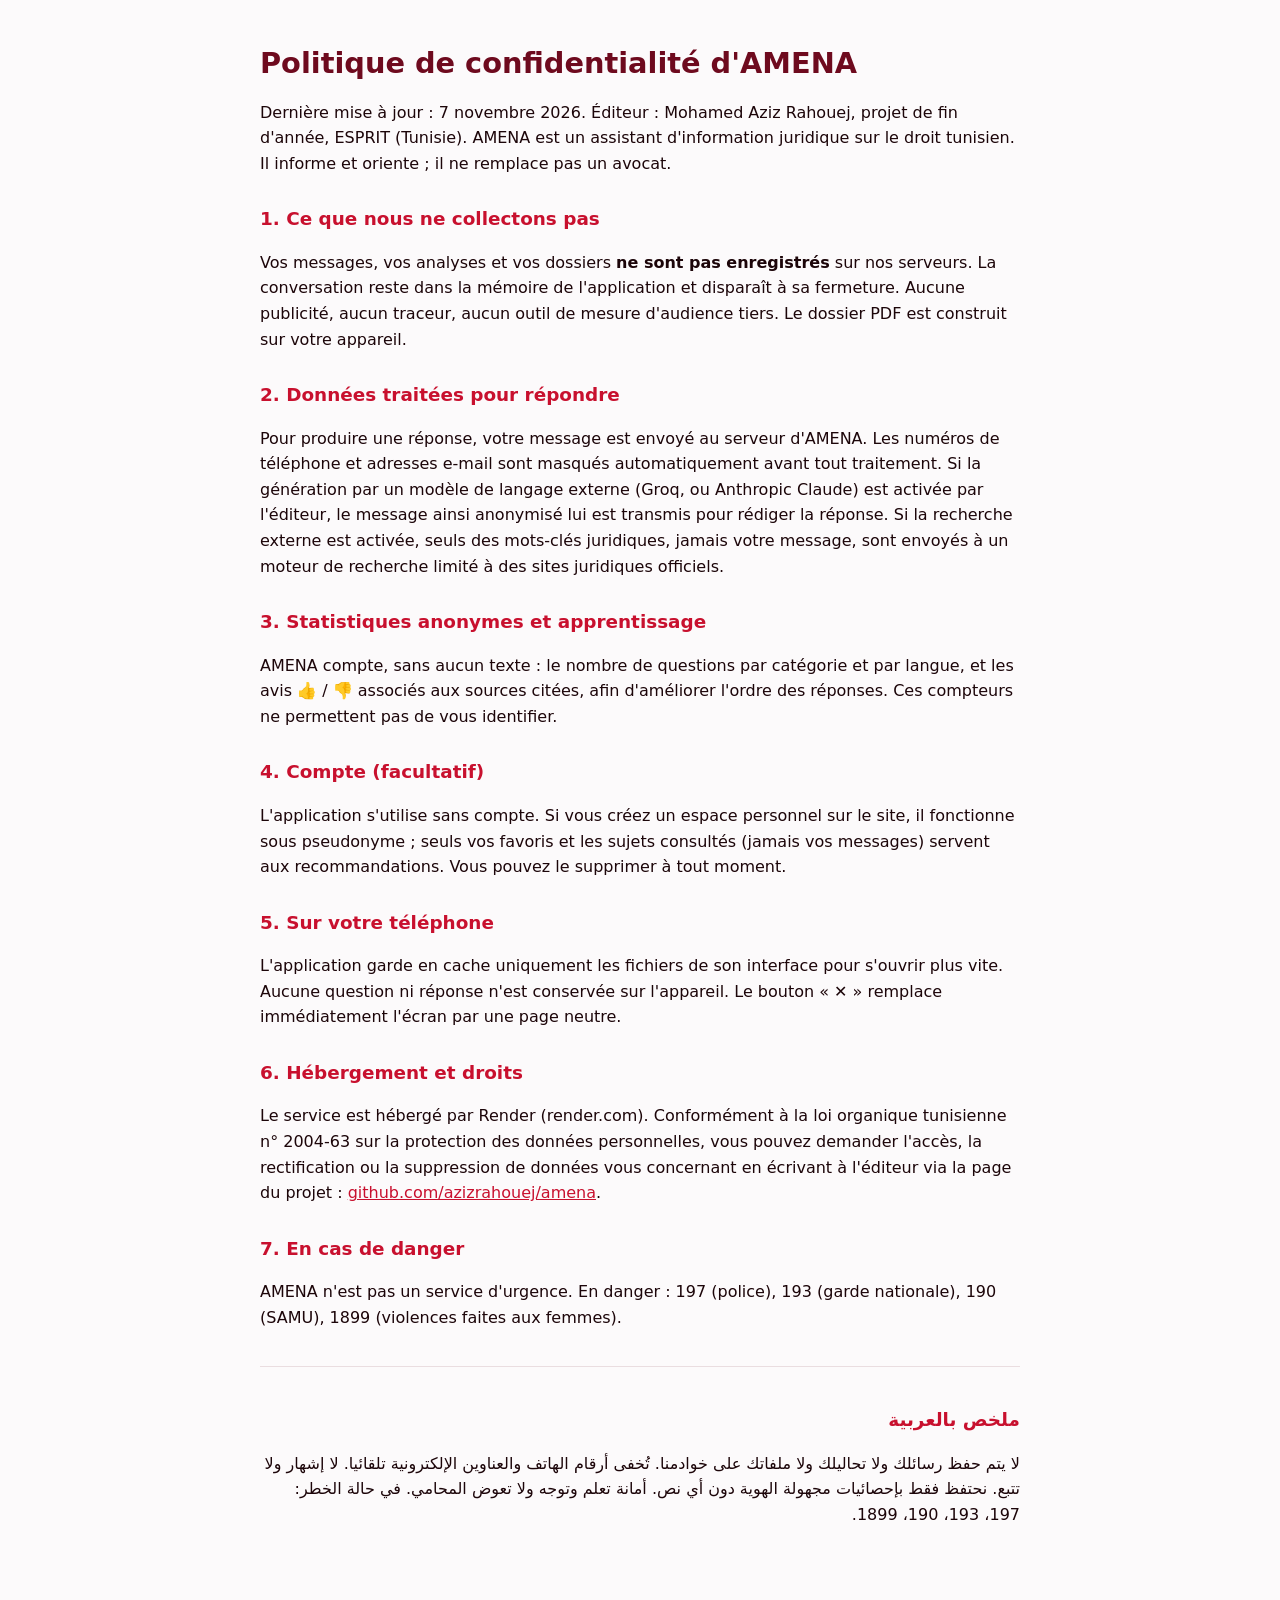
<file: mobile/confidentialite.html>
<!doctype html>
<html lang="fr">
<head>
  <meta charset="utf-8">
  <meta name="viewport" content="width=device-width, initial-scale=1">
  <title>AMENA · Politique de confidentialité</title>
  <style>
    body { margin: 0; font: 16px/1.6 system-ui, -apple-system, "Segoe UI", Roboto, sans-serif; background: #fcfafb; color: #1c0509; }
    main { max-width: 760px; margin: 0 auto; padding: 28px 18px 60px; }
    h1 { color: #6e0a1e; font-size: 1.8rem; line-height: 1.15; }
    h2 { color: #c8102e; font-size: 1.15rem; margin-top: 28px; }
    a { color: #c8102e; }
    .ar { direction: rtl; text-align: right; border-top: 1px solid #eadde0; margin-top: 36px; padding-top: 10px; }
    @media (prefers-color-scheme: dark) { body { background: #140306; color: #fcfafb; } h1 { color: #ff9fb2; } }
  </style>
</head>
<body>
<main>
  <h1>Politique de confidentialité d'AMENA</h1>
  <p>Dernière mise à jour : 7 novembre 2026. Éditeur : Mohamed Aziz Rahouej, projet de fin d'année, ESPRIT (Tunisie).
     AMENA est un assistant d'information juridique sur le droit tunisien. Il informe et oriente ; il ne remplace pas un avocat.</p>

  <h2>1. Ce que nous ne collectons pas</h2>
  <p>Vos messages, vos analyses et vos dossiers <strong>ne sont pas enregistrés</strong> sur nos serveurs. La conversation reste
     dans la mémoire de l'application et disparaît à sa fermeture. Aucune publicité, aucun traceur, aucun outil de mesure d'audience
     tiers. Le dossier PDF est construit sur votre appareil.</p>

  <h2>2. Données traitées pour répondre</h2>
  <p>Pour produire une réponse, votre message est envoyé au serveur d'AMENA. Les numéros de téléphone et adresses e-mail sont masqués
     automatiquement avant tout traitement. Si la génération par un modèle de langage externe (Groq, ou Anthropic Claude) est activée par
     l'éditeur, le message ainsi anonymisé lui est transmis pour rédiger la réponse. Si la recherche externe est activée, seuls des
     mots-clés juridiques, jamais votre message, sont envoyés à un moteur de recherche limité à des sites juridiques officiels.</p>

  <h2>3. Statistiques anonymes et apprentissage</h2>
  <p>AMENA compte, sans aucun texte : le nombre de questions par catégorie et par langue, et les avis 👍 / 👎 associés aux sources
     citées, afin d'améliorer l'ordre des réponses. Ces compteurs ne permettent pas de vous identifier.</p>

  <h2>4. Compte (facultatif)</h2>
  <p>L'application s'utilise sans compte. Si vous créez un espace personnel sur le site, il fonctionne sous pseudonyme ; seuls vos
     favoris et les sujets consultés (jamais vos messages) servent aux recommandations. Vous pouvez le supprimer à tout moment.</p>

  <h2>5. Sur votre téléphone</h2>
  <p>L'application garde en cache uniquement les fichiers de son interface pour s'ouvrir plus vite. Aucune question ni réponse n'est
     conservée sur l'appareil. Le bouton « ✕ » remplace immédiatement l'écran par une page neutre.</p>

  <h2>6. Hébergement et droits</h2>
  <p>Le service est hébergé par Render (render.com). Conformément à la loi organique tunisienne n° 2004-63 sur la protection des données
     personnelles, vous pouvez demander l'accès, la rectification ou la suppression de données vous concernant en écrivant à l'éditeur
     via la page du projet : <a href="https://github.com/azizrahouej/amena">github.com/azizrahouej/amena</a>.</p>

  <h2>7. En cas de danger</h2>
  <p>AMENA n'est pas un service d'urgence. En danger : 197 (police), 193 (garde nationale), 190 (SAMU), 1899 (violences faites aux femmes).</p>

  <div class="ar" lang="ar">
    <h2>ملخص بالعربية</h2>
    <p>لا يتم حفظ رسائلك ولا تحاليلك ولا ملفاتك على خوادمنا. تُخفى أرقام الهاتف والعناوين الإلكترونية تلقائيا. لا إشهار ولا تتبع.
       نحتفظ فقط بإحصائيات مجهولة الهوية دون أي نص. أمانة تعلم وتوجه ولا تعوض المحامي. في حالة الخطر: 197، 193، 190، 1899.</p>
  </div>
</main>
</body>
</html>
</file>
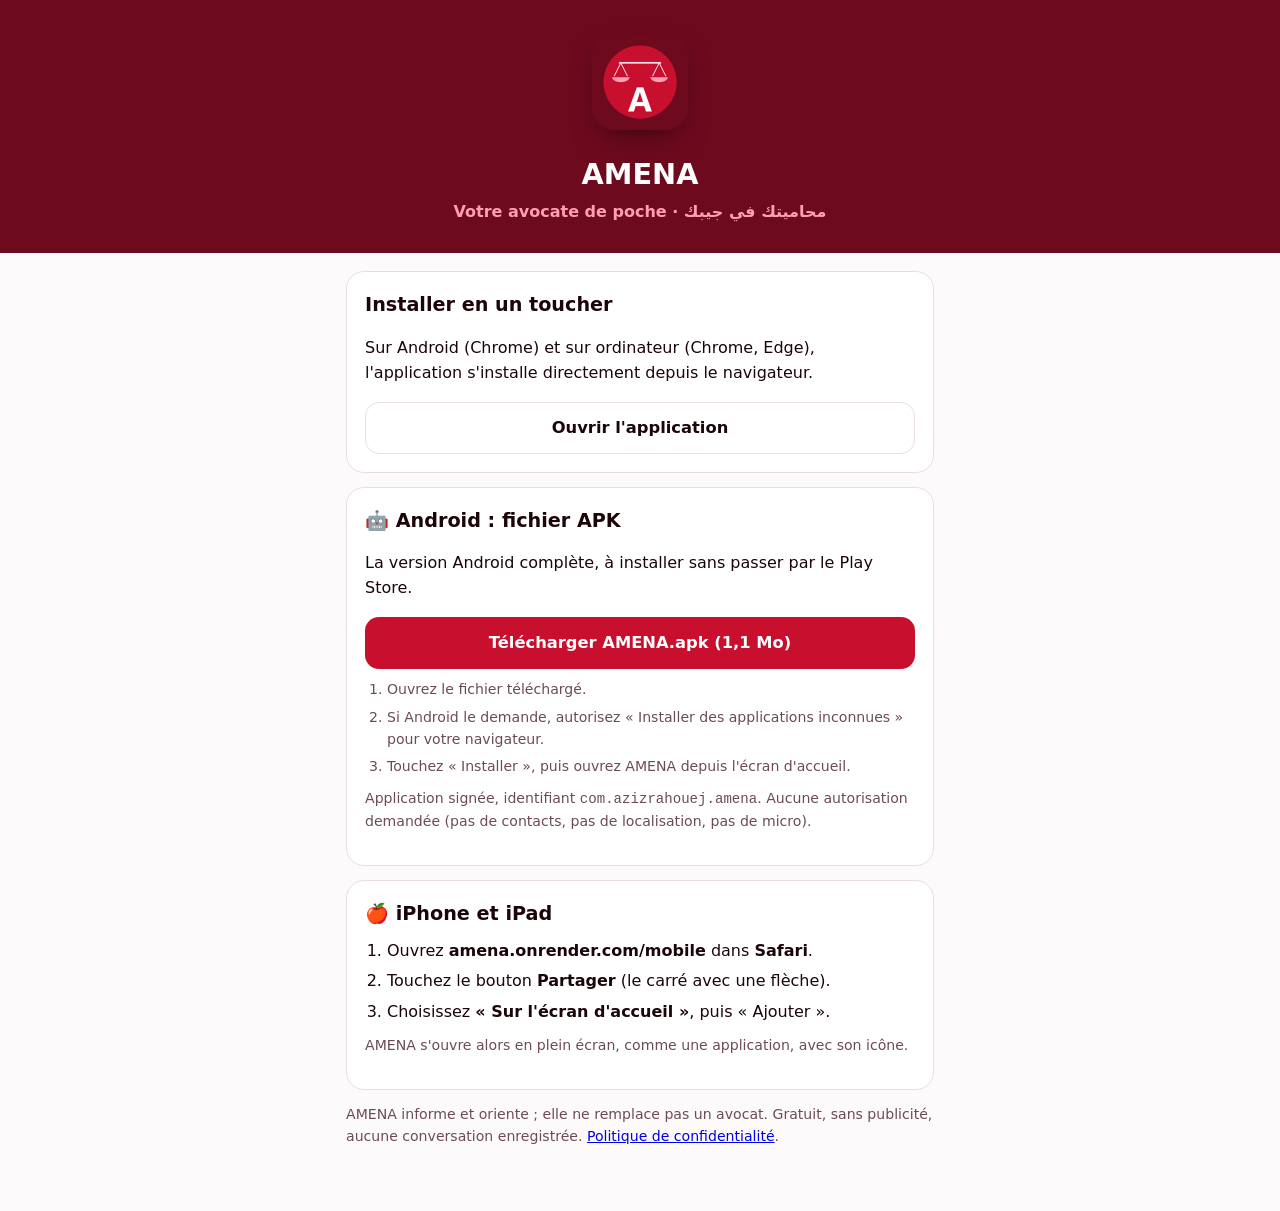
<file: mobile/telecharger.html>
<!doctype html>
<html lang="fr">
<head>
  <meta charset="utf-8">
  <meta name="viewport" content="width=device-width, initial-scale=1">
  <meta name="theme-color" content="#6e0a1e">
  <title>Installer AMENA</title>
  <link rel="icon" href="icones/icone-192.png">
  <style>
    :root { --vin: #6e0a1e; --rouge: #c8102e; --rose: #ff9fb2; --fond: #fcfafb; --carte: #fff; --texte: #1c0509; --texte-2: #6d4b53; --trait: #eadde0; }
    @media (prefers-color-scheme: dark) { :root { --fond: #140306; --carte: #22070d; --texte: #fcfafb; --texte-2: #cfaab2; --trait: #3a1019; } }
    * { box-sizing: border-box; }
    body { margin: 0; font: 16px/1.55 system-ui, -apple-system, "Segoe UI", Roboto, sans-serif; background: var(--fond); color: var(--texte); }
    header { background: var(--vin); color: #fff; padding: 34px 20px 28px; text-align: center; }
    header img { width: 96px; height: 96px; border-radius: 22px; box-shadow: 0 12px 30px -12px rgba(0,0,0,.6); }
    header h1 { margin: 14px 0 4px; font-size: 1.8rem; }
    header p { margin: 0; color: var(--rose); font-weight: 600; }
    main { max-width: 620px; margin: 0 auto; padding: 18px 16px 50px; }
    .carte { background: var(--carte); border: 1px solid var(--trait); border-radius: 18px; padding: 18px; margin-bottom: 14px; }
    .carte h2 { margin: 0 0 8px; font-size: 1.2rem; }
    .bouton { display: flex; align-items: center; justify-content: center; gap: 8px; min-height: 52px; border-radius: 14px; border: 0;
      background: var(--rouge); color: #fff; font-weight: 700; font-size: 1.02rem; text-decoration: none; width: 100%; cursor: pointer; }
    .bouton.contour { background: none; color: var(--texte); border: 1.5px solid var(--trait); margin-top: 8px; }
    ol { padding-inline-start: 22px; margin: 10px 0 0; }
    li { margin-bottom: 6px; }
    small, .note { color: var(--texte-2); }
    .note { font-size: .88rem; margin-top: 10px; }
    #installer { display: none; }
  </style>
</head>
<body>
  <header>
    <img src="icones/icone-192.png" alt="">
    <h1>AMENA</h1>
    <p>Votre avocate de poche · محاميتك في جيبك</p>
  </header>
  <main>
    <section class="carte" id="carte-installer">
      <h2>Installer en un toucher</h2>
      <p>Sur Android (Chrome) et sur ordinateur (Chrome, Edge), l'application s'installe directement depuis le navigateur.</p>
      <button class="bouton" id="installer">📲 Installer AMENA</button>
      <a class="bouton contour" href="./">Ouvrir l'application</a>
    </section>

    <section class="carte">
      <h2>🤖 Android : fichier APK</h2>
      <p>La version Android complète, à installer sans passer par le Play Store.</p>
      <a class="bouton" href="AMENA.apk" download>Télécharger AMENA.apk (1,1 Mo)</a>
      <ol class="note">
        <li>Ouvrez le fichier téléchargé.</li>
        <li>Si Android le demande, autorisez « Installer des applications inconnues » pour votre navigateur.</li>
        <li>Touchez « Installer », puis ouvrez AMENA depuis l'écran d'accueil.</li>
      </ol>
      <p class="note">Application signée, identifiant <code>com.azizrahouej.amena</code>. Aucune autorisation demandée (pas de contacts, pas de localisation, pas de micro).</p>
    </section>

    <section class="carte">
      <h2>🍎 iPhone et iPad</h2>
      <ol>
        <li>Ouvrez <strong>amena.onrender.com/mobile</strong> dans <strong>Safari</strong>.</li>
        <li>Touchez le bouton <strong>Partager</strong> (le carré avec une flèche).</li>
        <li>Choisissez <strong>« Sur l'écran d'accueil »</strong>, puis « Ajouter ».</li>
      </ol>
      <p class="note">AMENA s'ouvre alors en plein écran, comme une application, avec son icône.</p>
    </section>

    <p class="note">AMENA informe et oriente ; elle ne remplace pas un avocat. Gratuit, sans publicité, aucune conversation enregistrée.
      <a href="confidentialite.html">Politique de confidentialité</a>.</p>
  </main>
  <script src="telecharger.js" defer></script>
</body>
</html>
</file>
